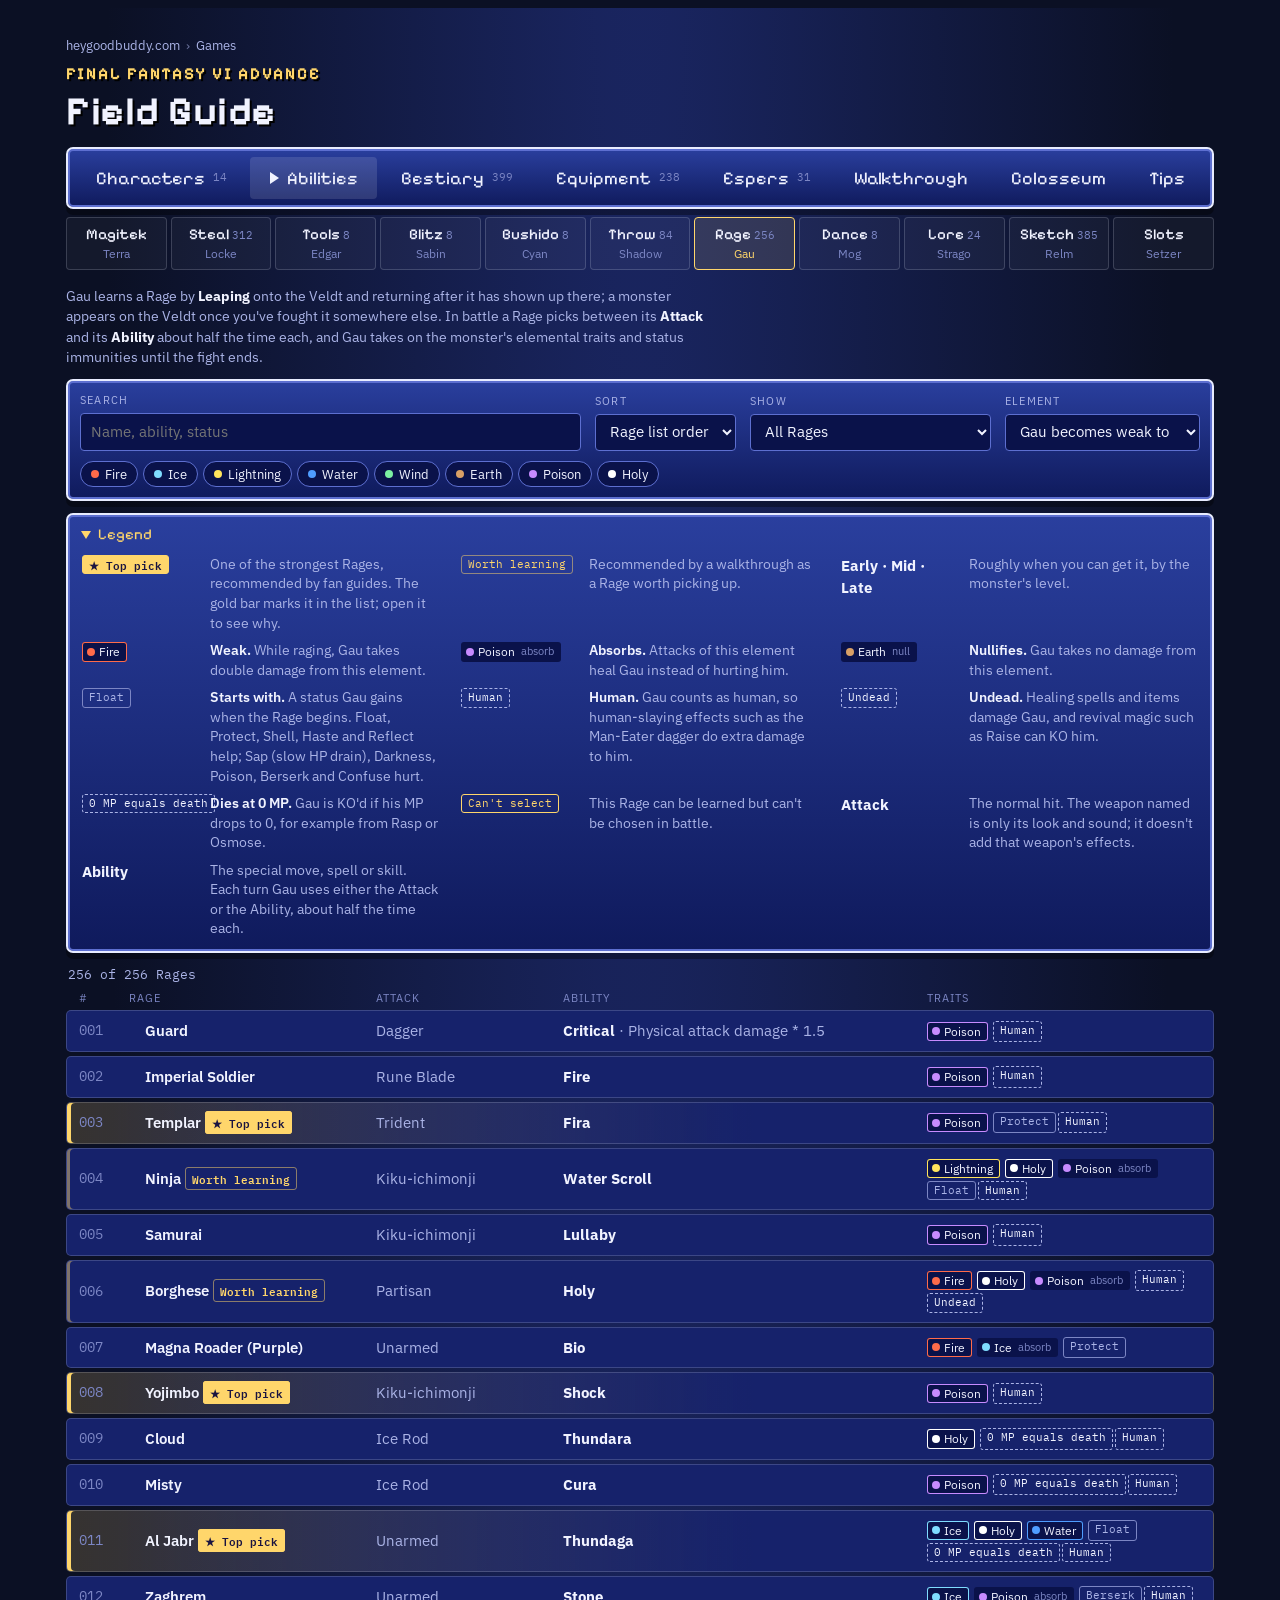
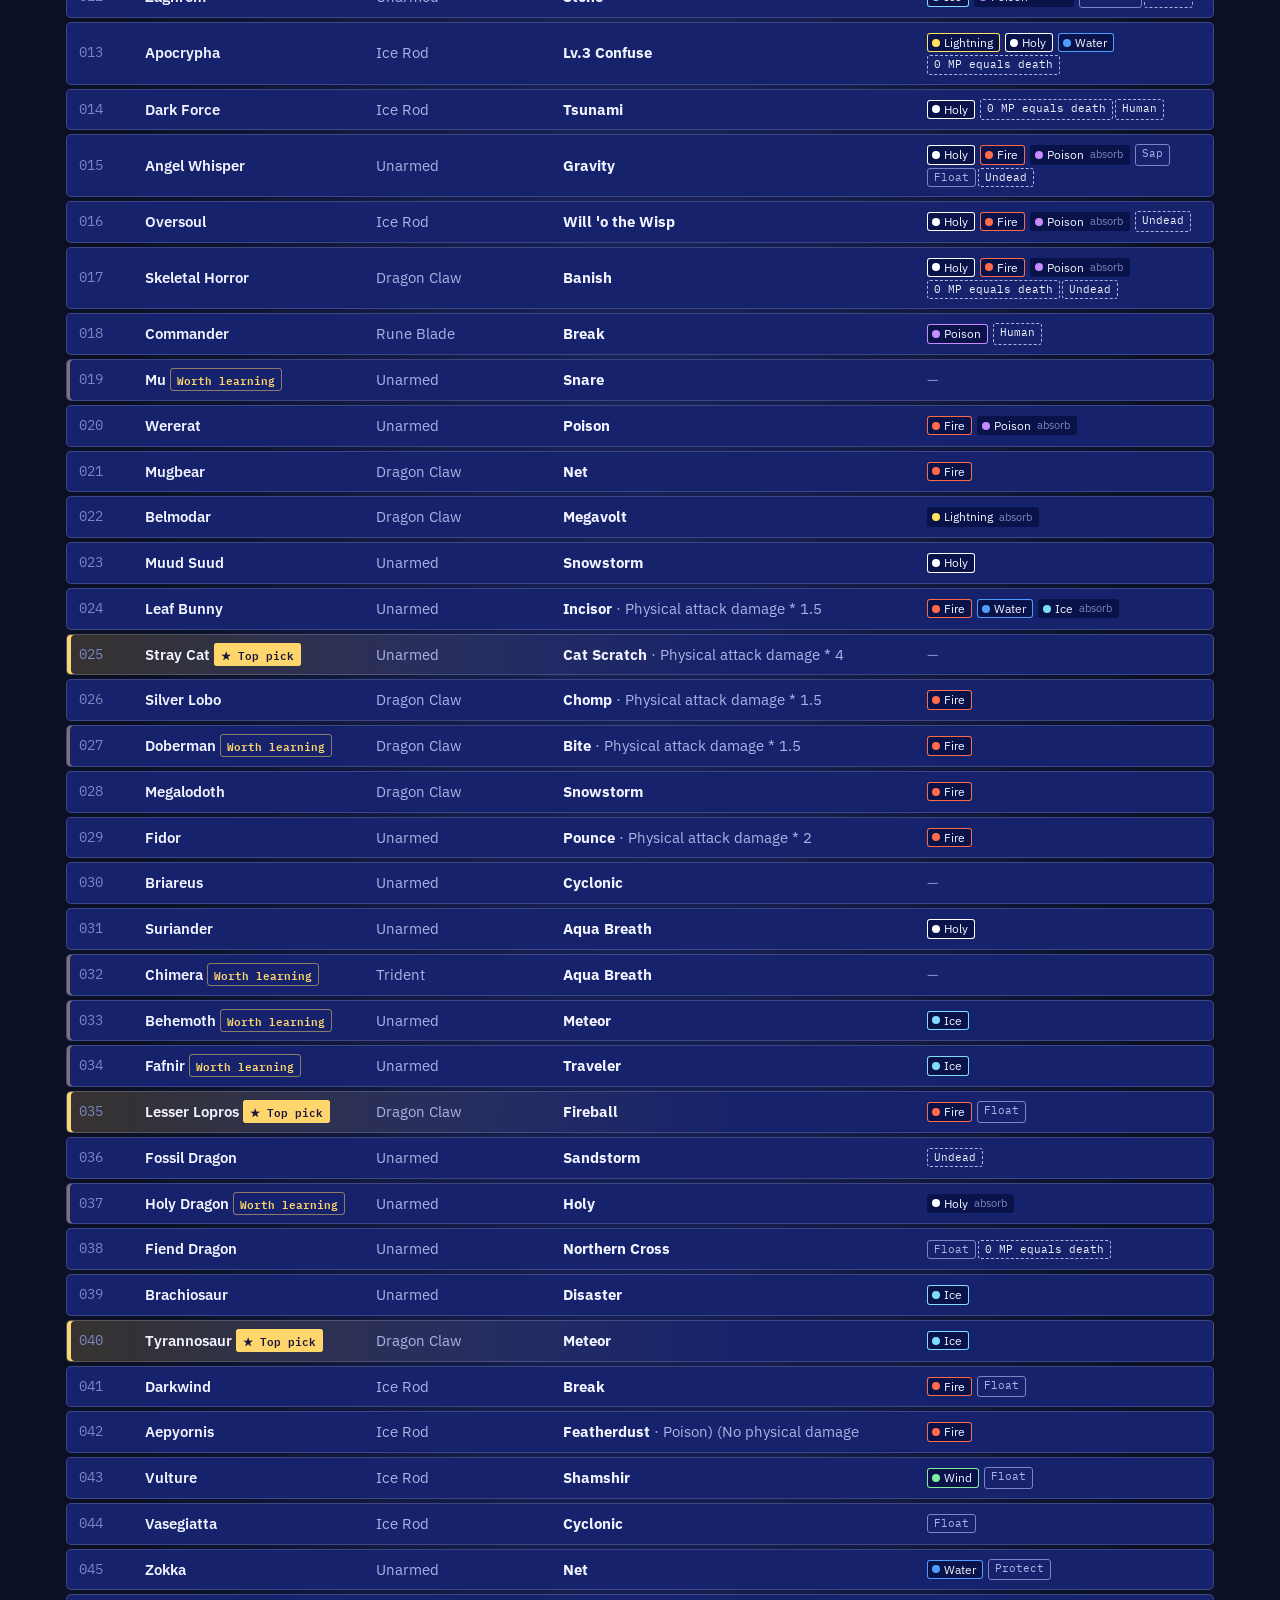
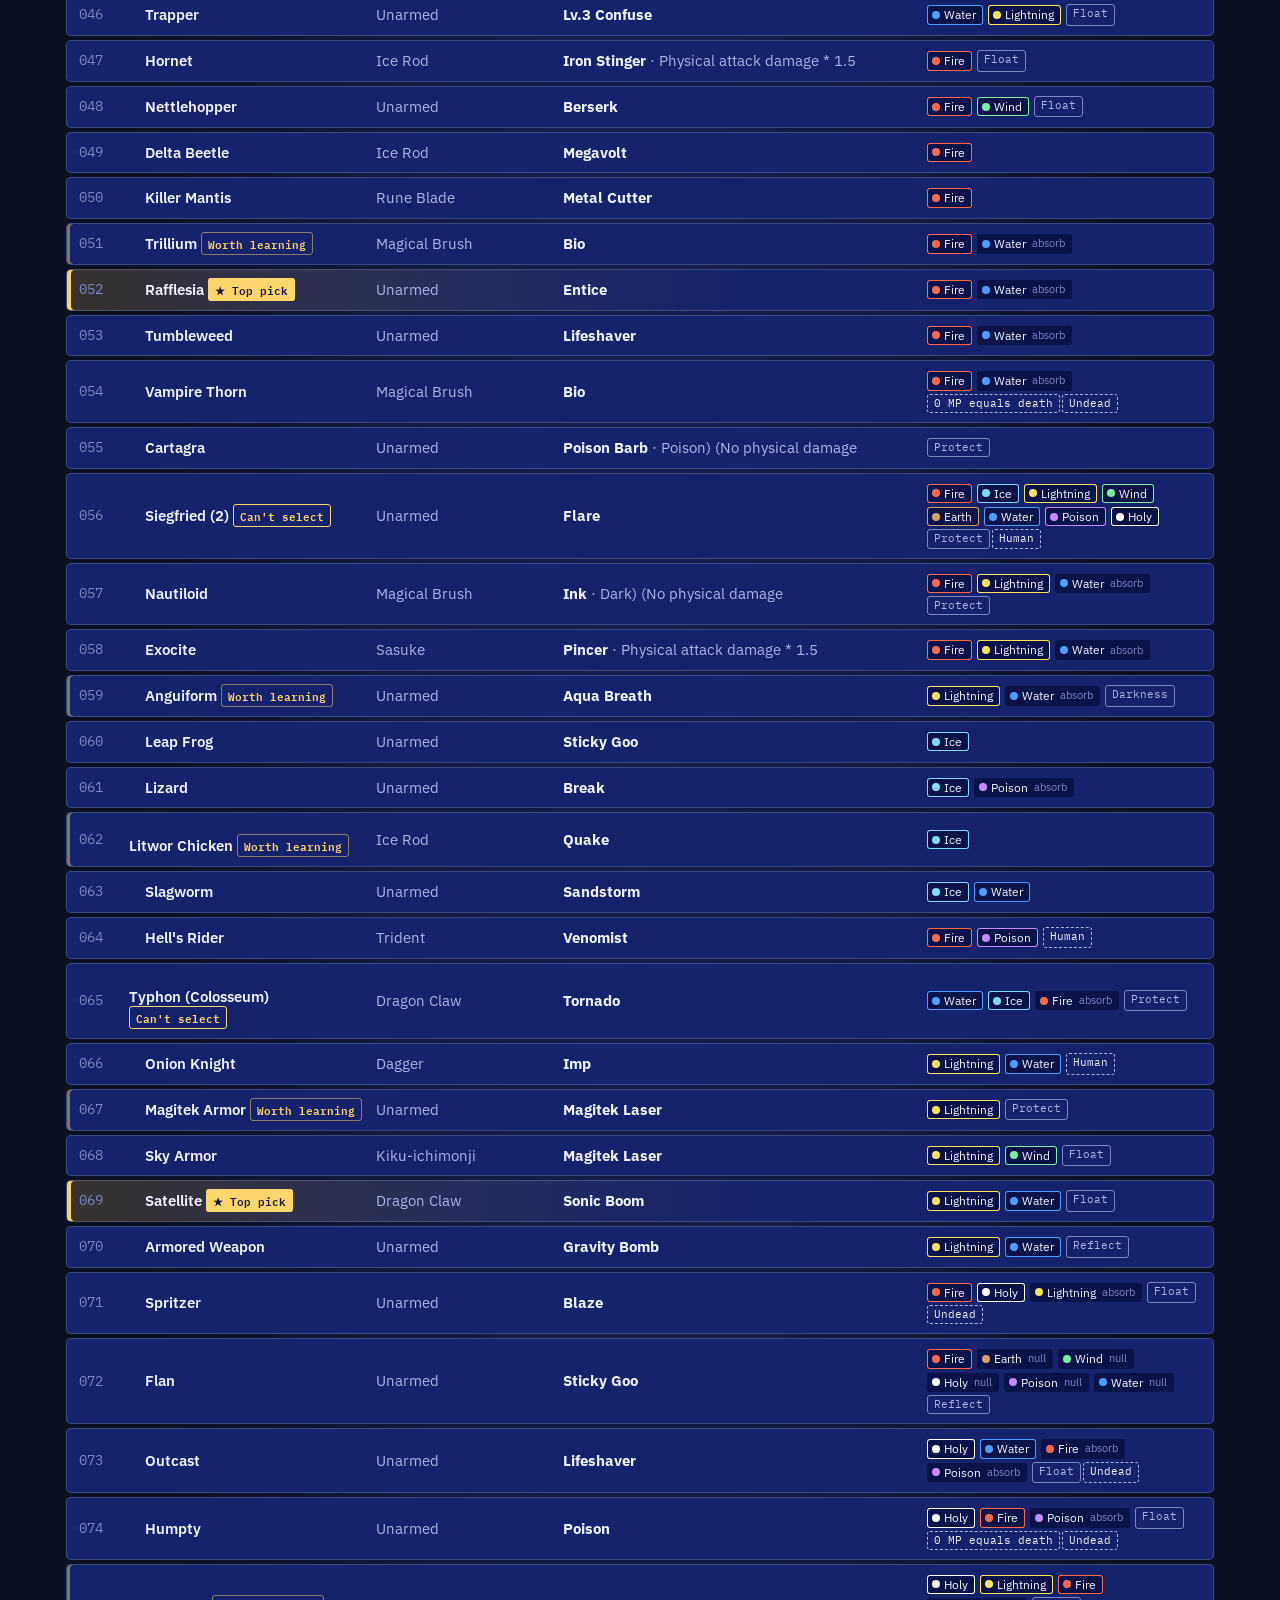
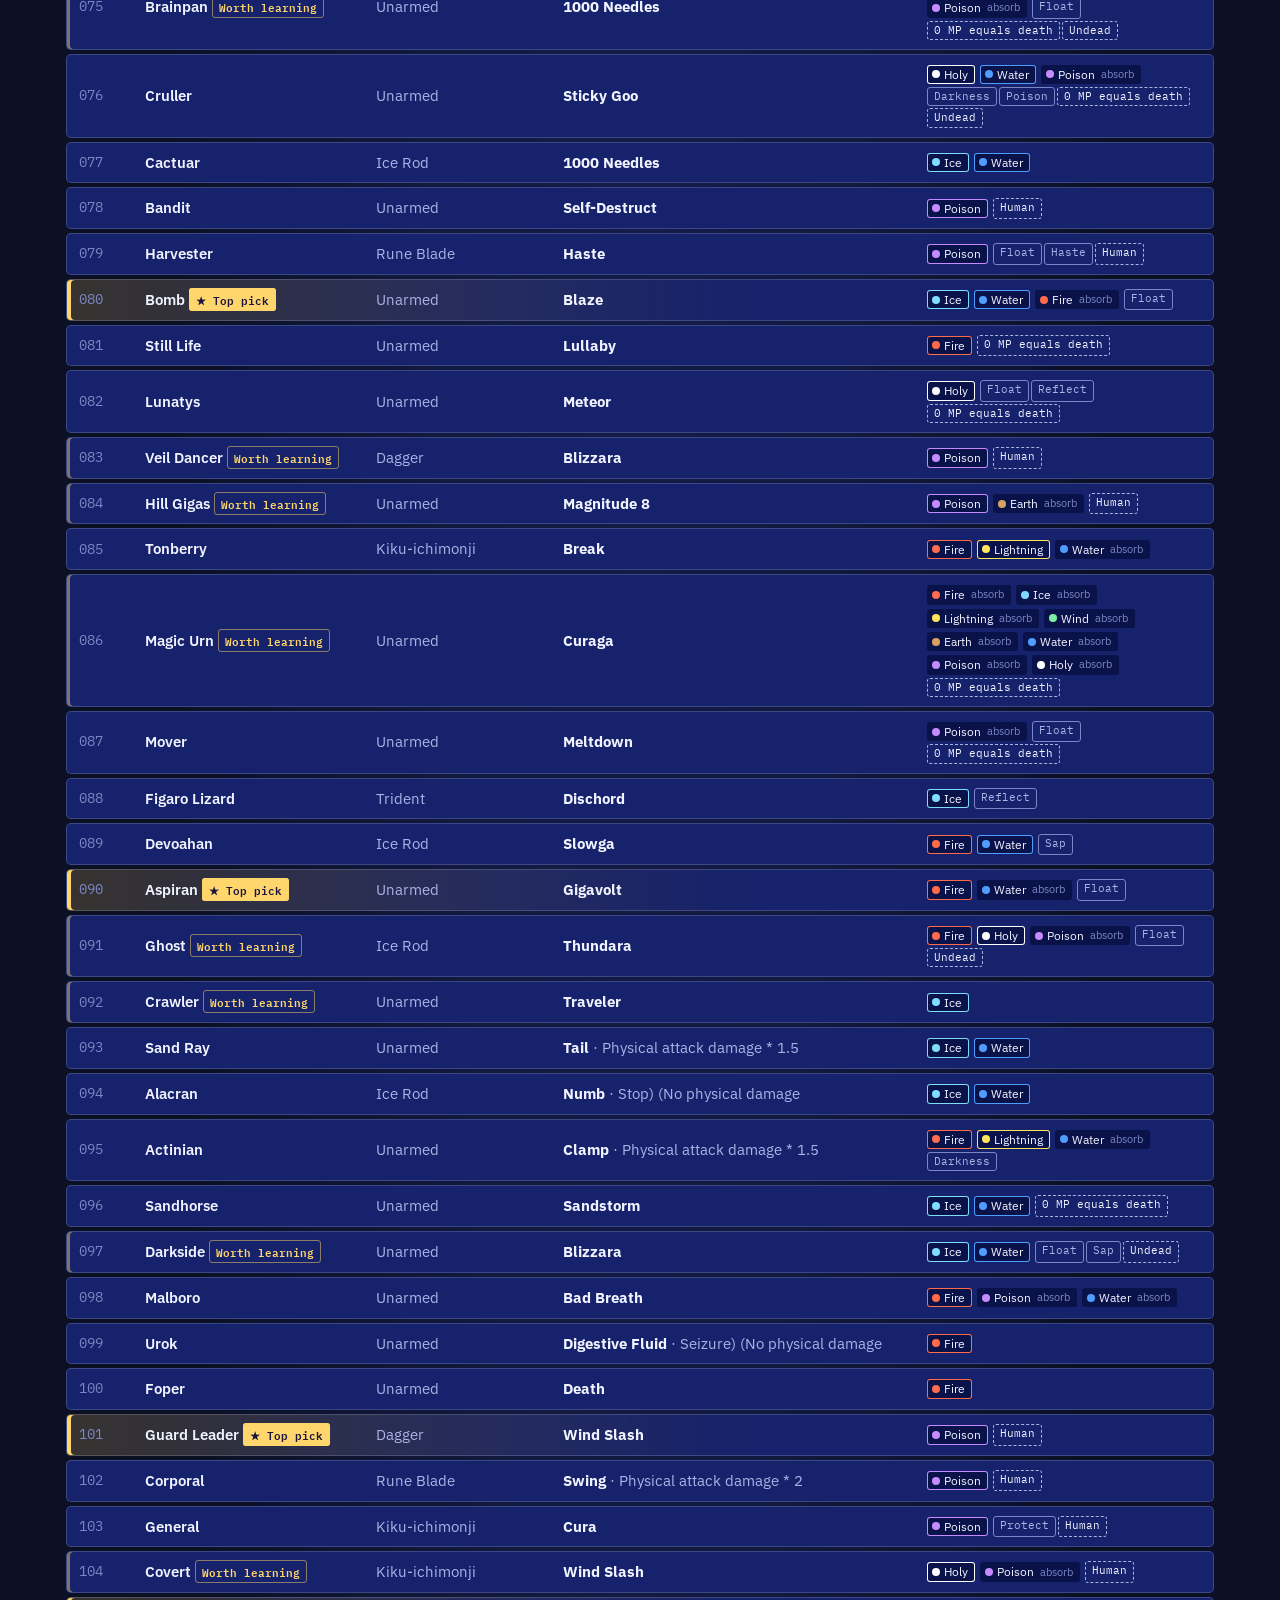
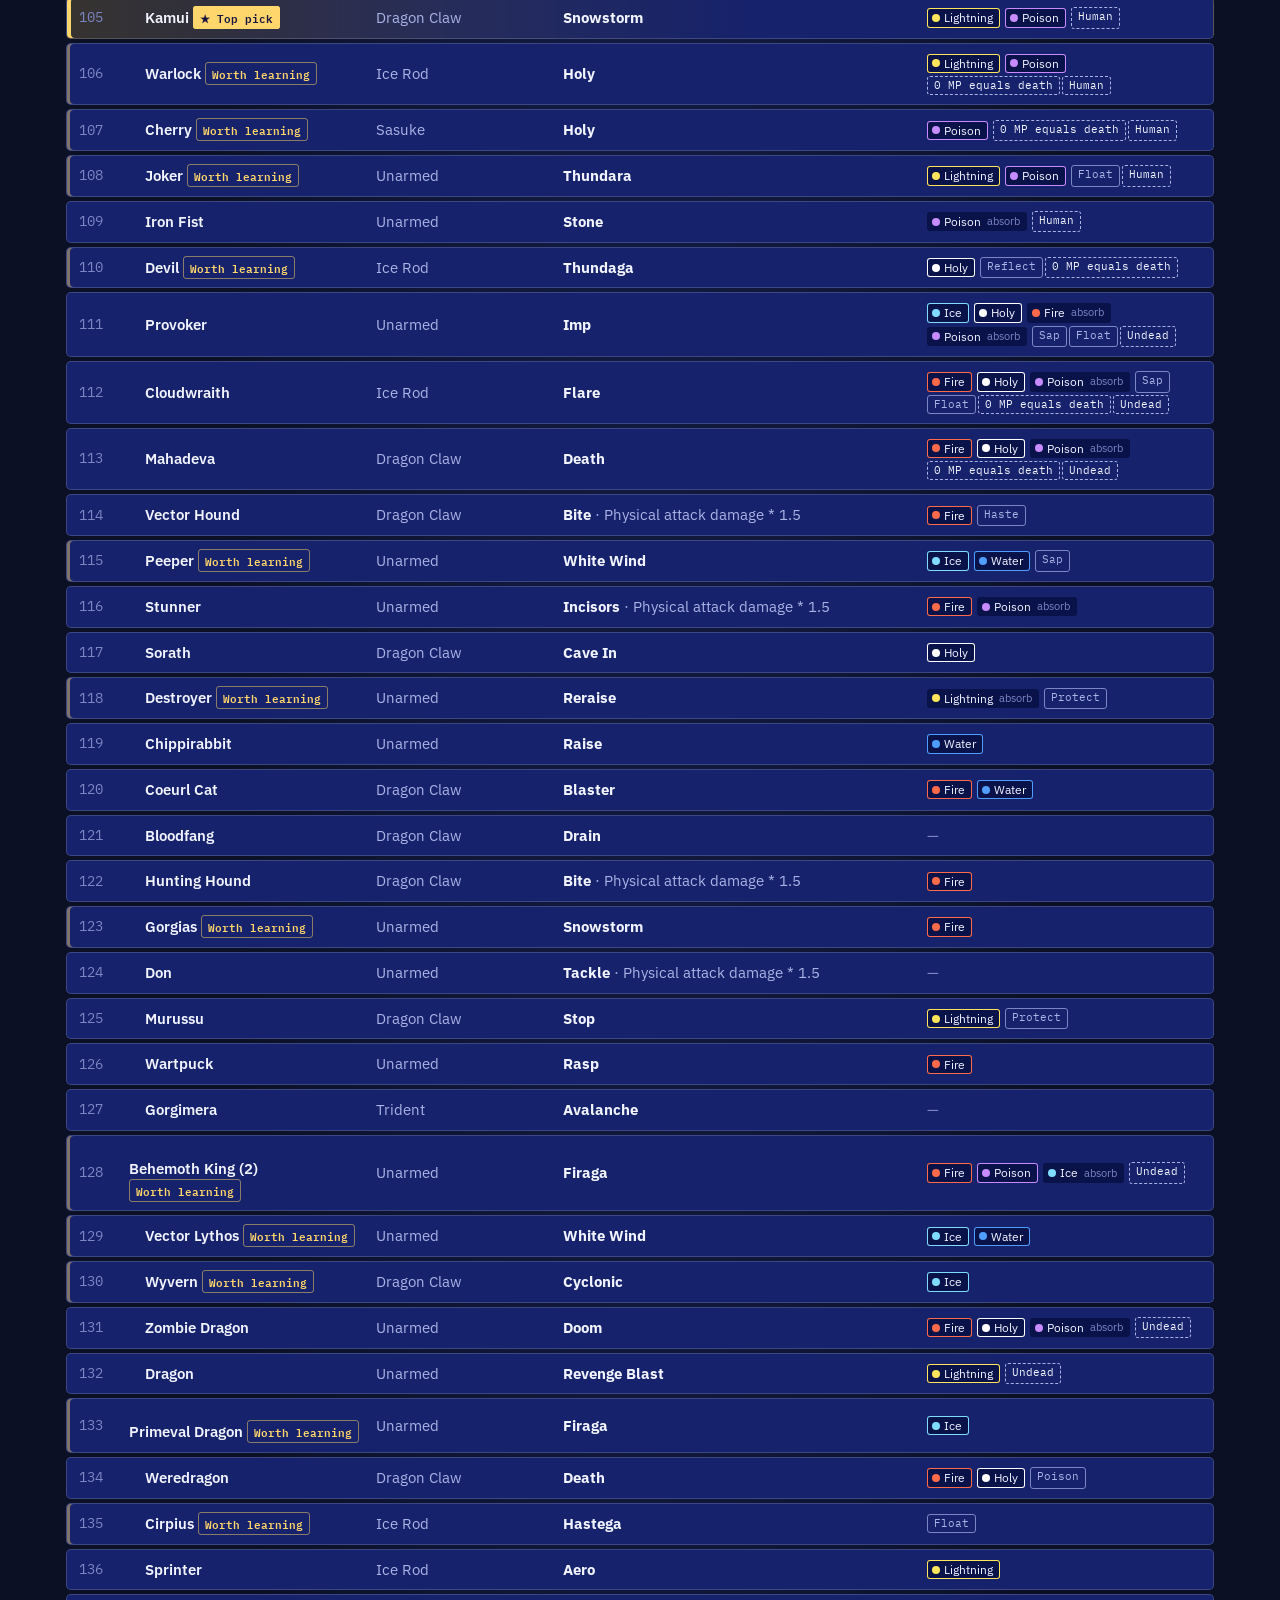
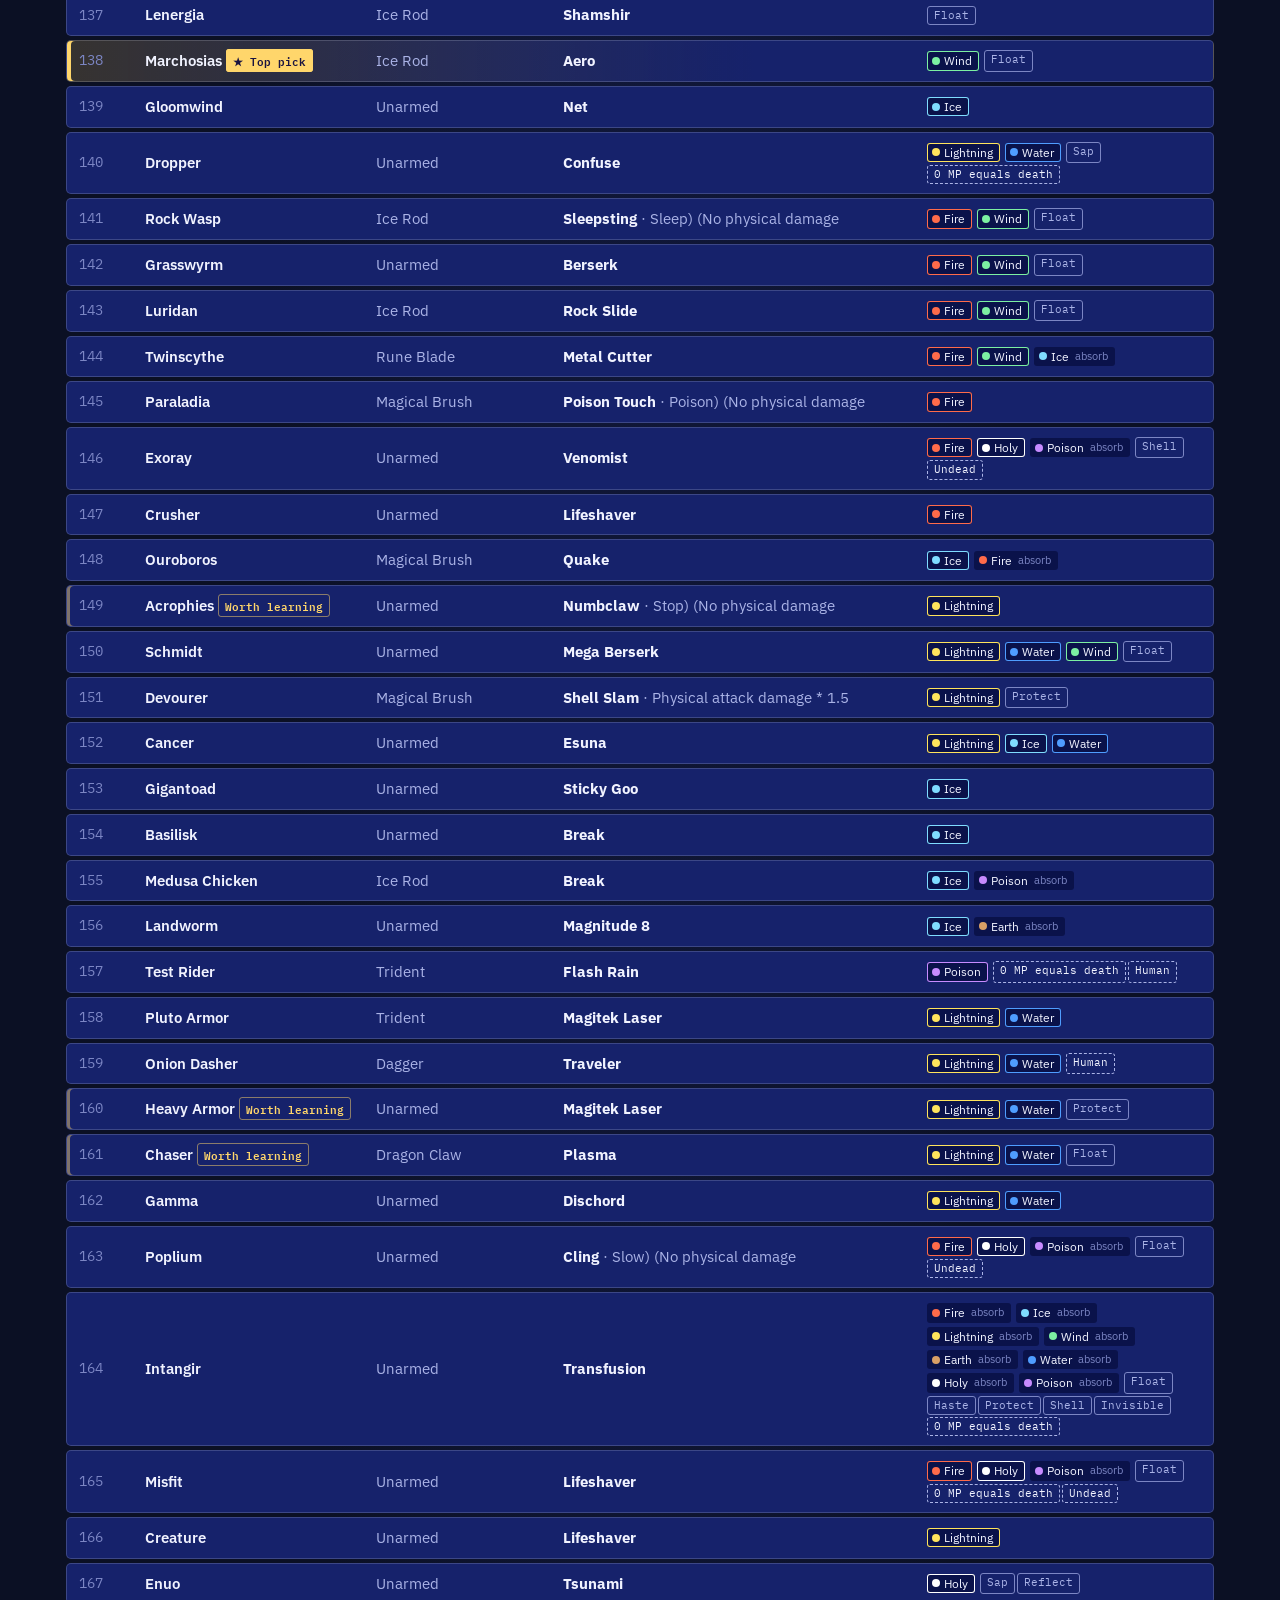
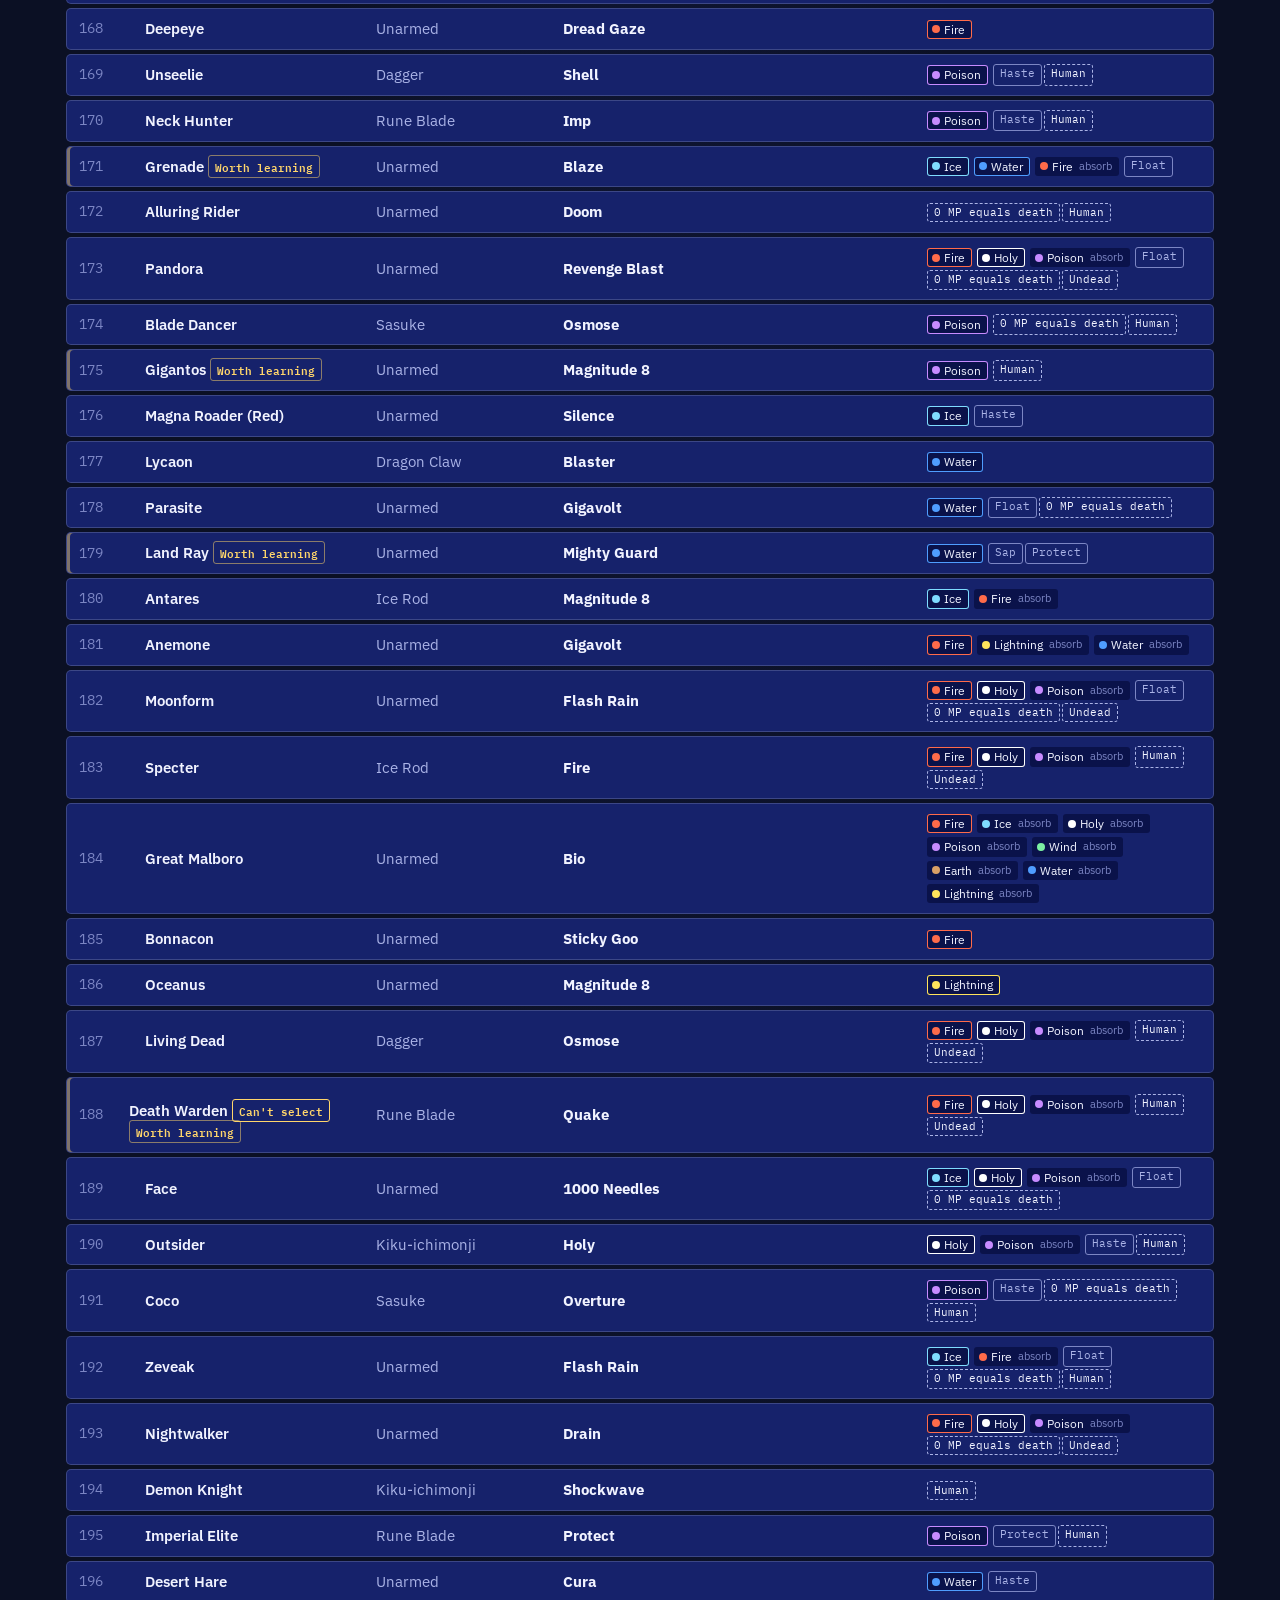
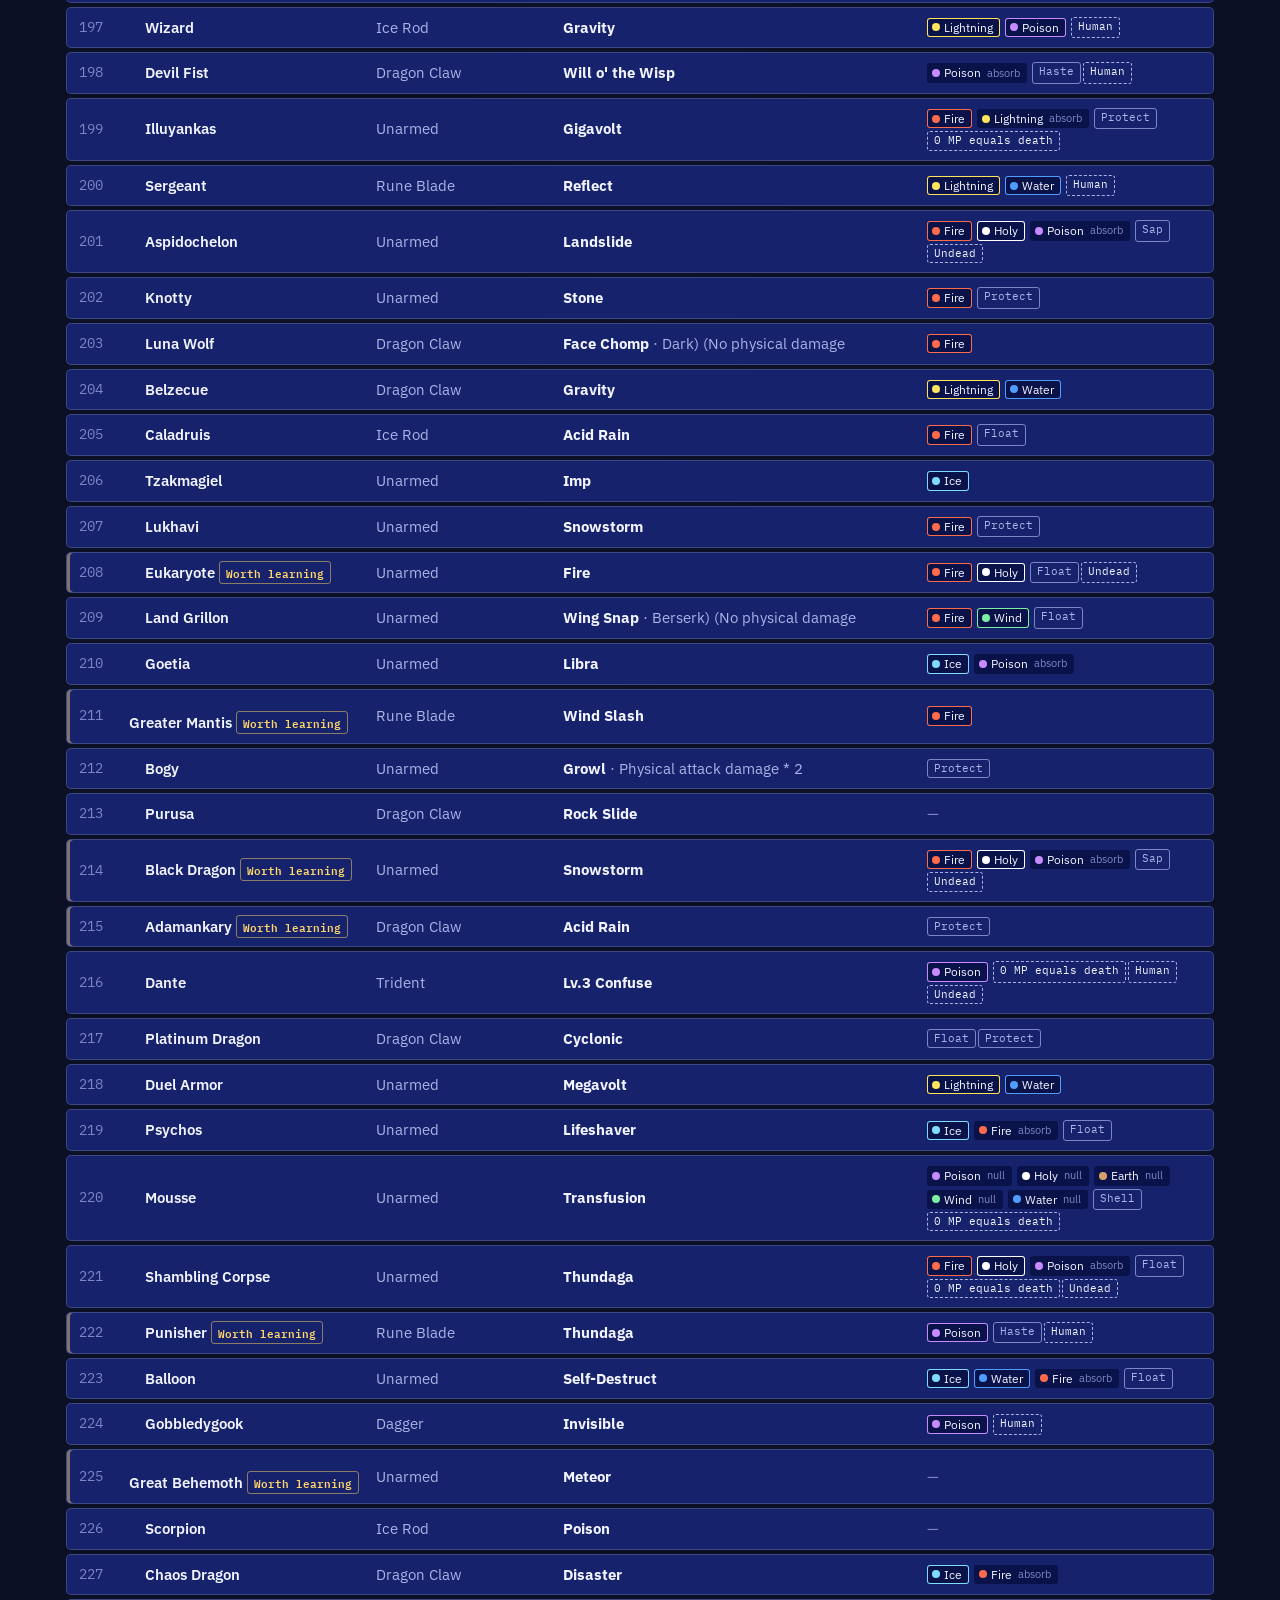
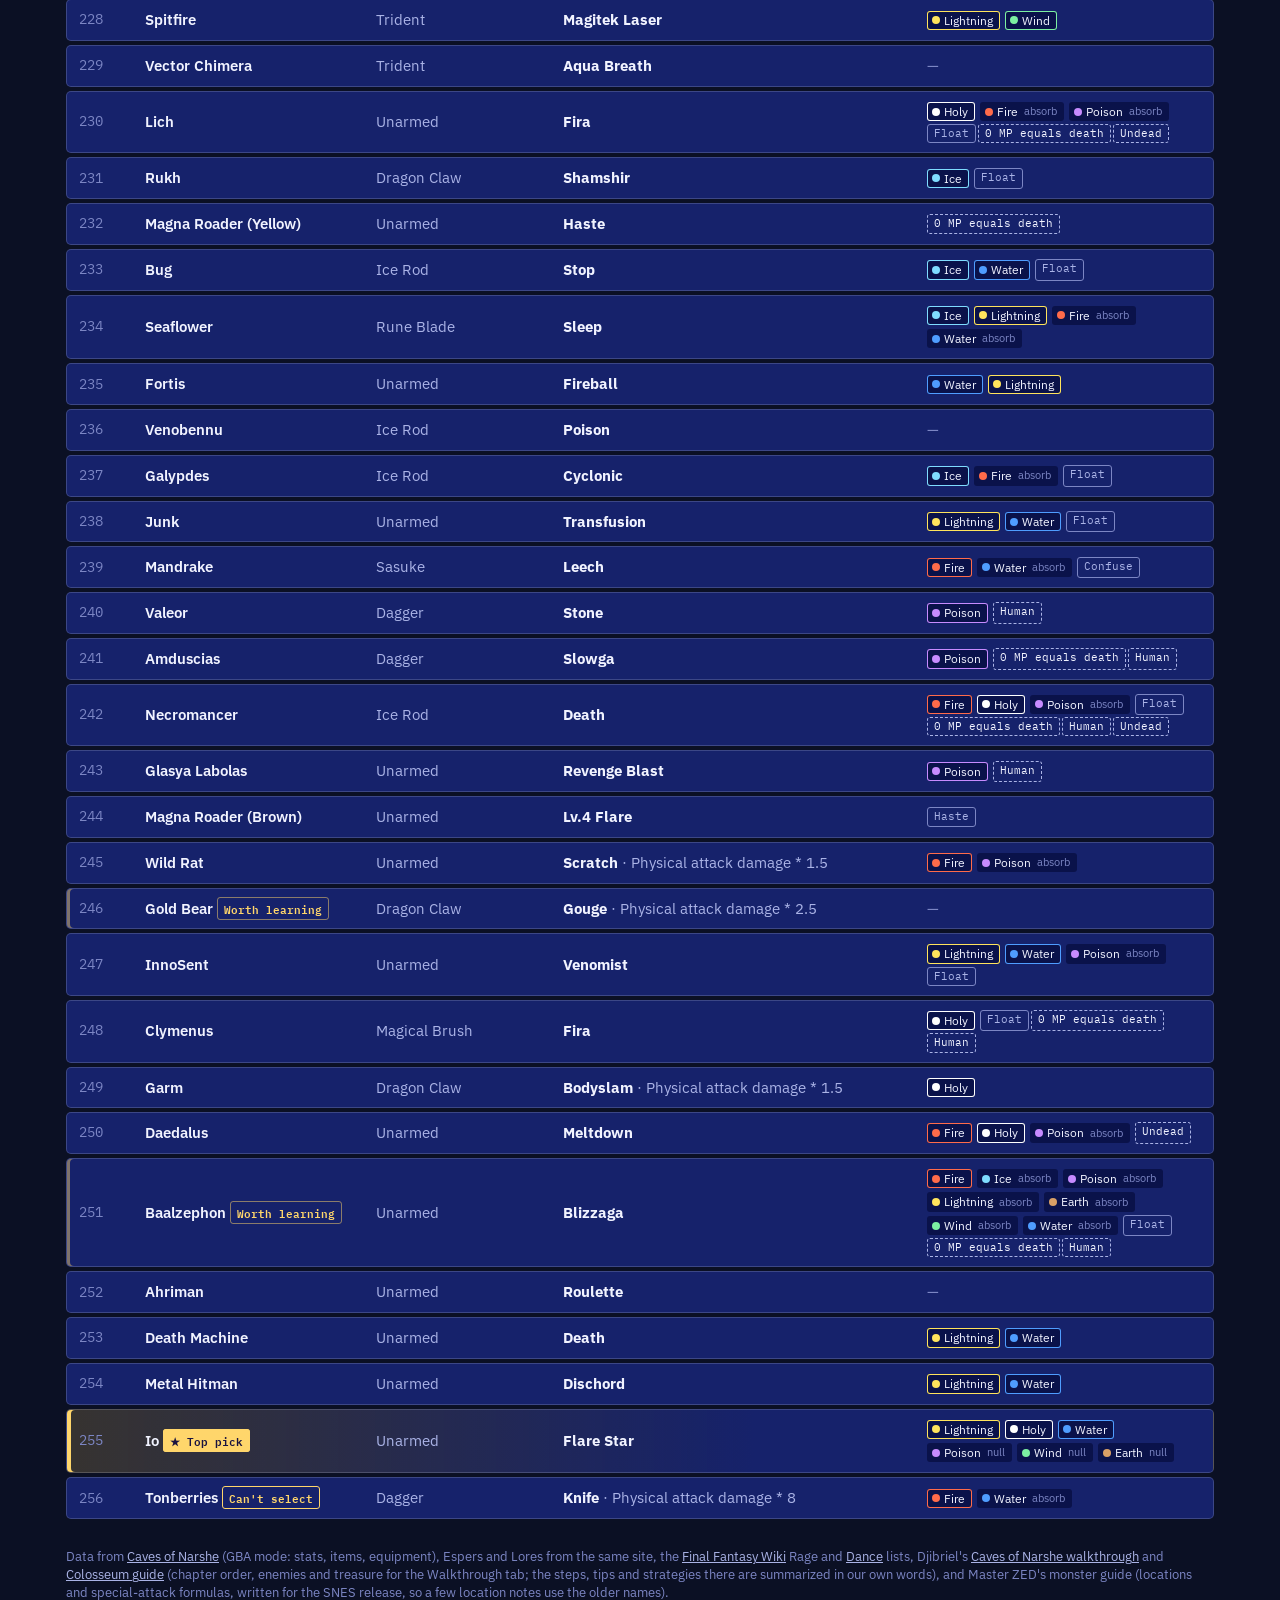
<file: docs/games/final-fantasy-vi-advance/field-guide/index.html>
<!doctype html>
<html lang="en">
<head>
<meta charset="utf-8">
<title>Final Fantasy VI Advance Field Guide</title>
<link rel="canonical" href="../">
<meta http-equiv="refresh" content="0; url=../">
</head>
<body>
<p>The field guide has moved to <a href="../">Final Fantasy VI Advance</a>.</p>
</body>
</html>
</file>
